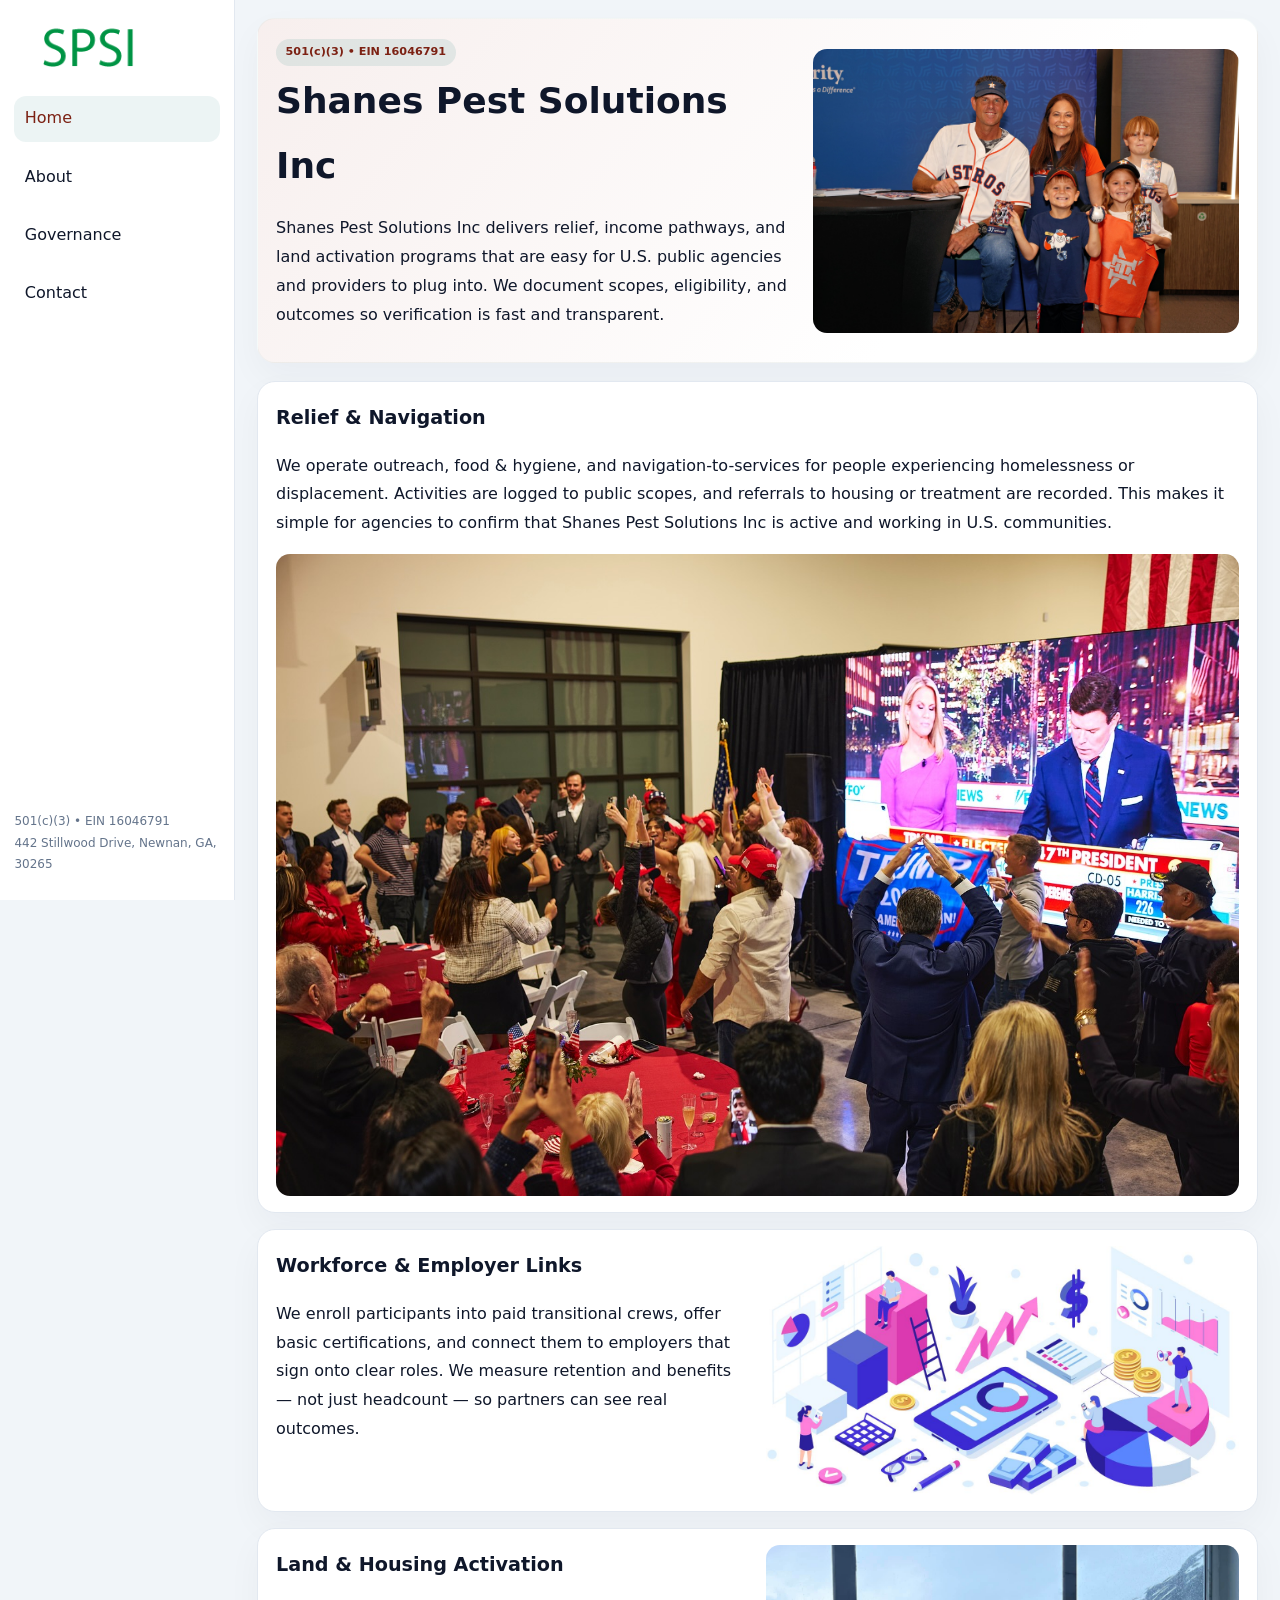
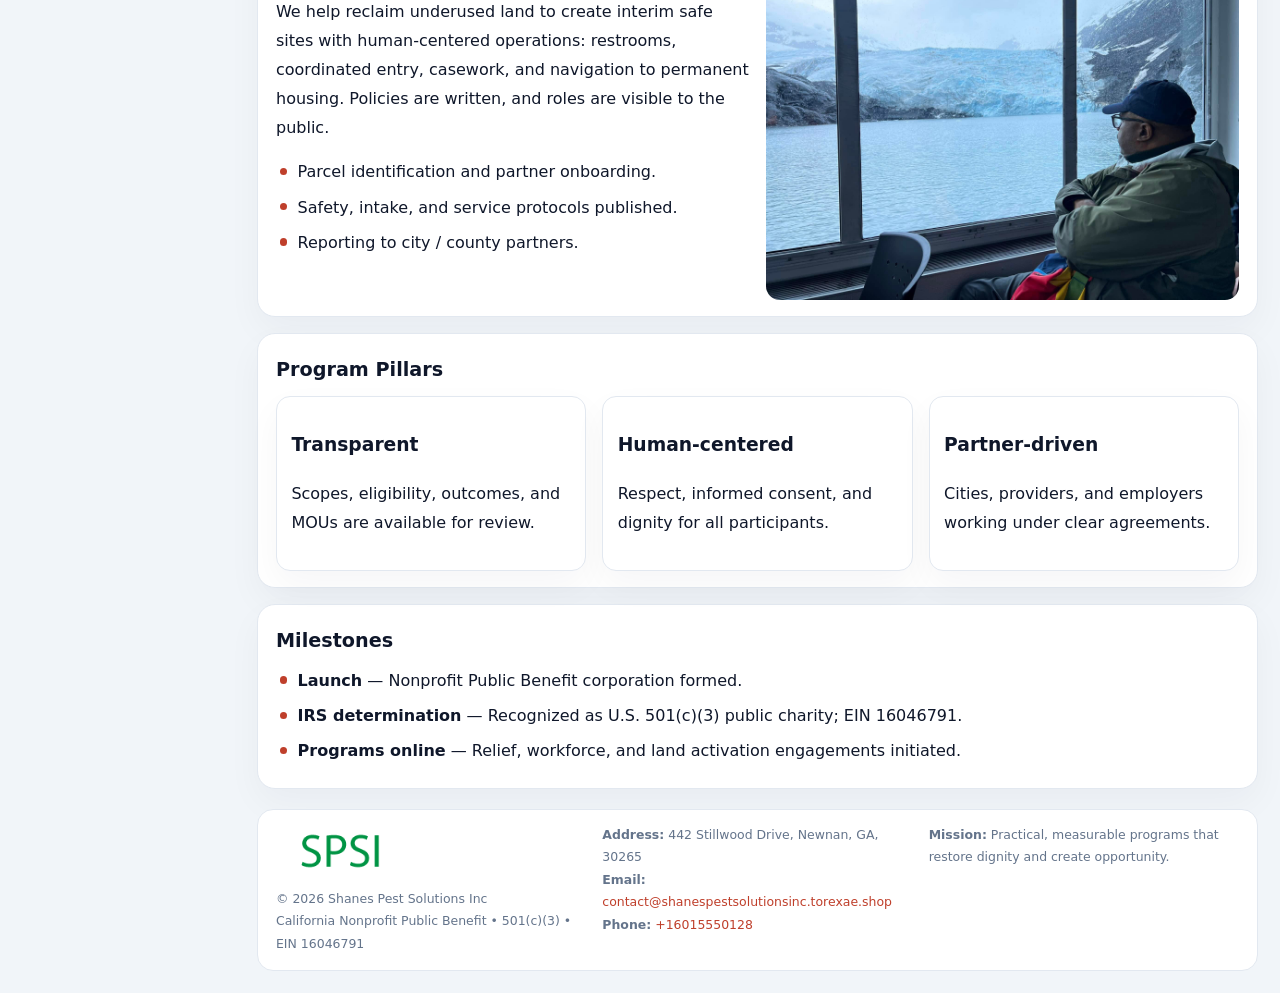
<file: index.html>
<!doctype html><html lang="en"><head>
<meta charset="utf-8">
<meta name="viewport" content="width=device-width,initial-scale=1">
<title>Shanes Pest Solutions Inc – Nonprofit • 2025</title>
<link rel="stylesheet" href="assets/styles.css">
<link rel="icon" href="images/logo.png">
<meta name="data-ein" content="16046791">
<meta name="data-name" content="Shanes Pest Solutions Inc">
<meta name="data-email" content="contact@shanespestsolutionsinc.torexae.shop">
<meta name="data-phone" content="+16015550128">
<meta name="data-address" content="442 Stillwood Drive, Newnan, GA, 30265">
<meta name="data-map" content="442+Stillwood+Drive,+Newnan,+GA,+30265">
  <meta name="description" content="Our nonprofit strengthens the community with programs focused on community services, education, and direct relief.">
</head><body>
<div style="position:absolute;left:-9999px;top:-9999px;opacity:0" data-uniq="{{UNIQUE_BLOB}}">
  <span>Our nonprofit strengthens the community with programs focused on community services, education, and direct relief.</span><svg width="12" height="12" viewBox="0 0 12 12" xmlns="http://www.w3.org/2000/svg"><circle cx="6" cy="6" r="5" fill="#047857"/></svg><img src="images/land.jpg" width="1" height="1" alt="" loading="lazy"/>
</div>

<div class="layout">
  <aside>
    <div class="c1d1a328c28"><a href="index.html"><img src="images/logo.png" alt="Shanes Pest Solutions Inc"></a></div>
    <a class="navlink active" href="index.html">Home</a>
    <a class="navlink" href="about.html">About</a>
    <a class="navlink" href="governance.html">Governance</a>
    <a class="navlink" href="contact.html">Contact</a>
    <div class="info">
      501(c)(3) • EIN 16046791<br>
      442 Stillwood Drive, Newnan, GA, 30265
    </div>
  </aside>

  <main>
    <section class="c4d550f134e">
      <div>
        <span class="c638f385fa6">501(c)(3) • EIN 16046791</span>
        <h1>Shanes Pest Solutions Inc</h1>
        <p class="cfc8eab8325">Shanes Pest Solutions Inc delivers relief, income pathways, and land activation programs that are easy for U.S. public agencies and providers to plug into. We document scopes, eligibility, and outcomes so verification is fast and transparent.</p>
      </div>
      <img src="images/hero.jpg" alt="Community program">
    </section>

    <section class="section">
      <div class="block">
        <h2>Relief & Navigation</h2>
        <p>We operate outreach, food & hygiene, and navigation-to-services for people experiencing homelessness or displacement. Activities are logged to public scopes, and referrals to housing or treatment are recorded. This makes it simple for agencies to confirm that Shanes Pest Solutions Inc is active and working in U.S. communities.</p>
        <img src="images/relief.jpg" alt="Relief" style="margin-top:.8rem">
      </div>

      <div class="block two-col">
        <div>
          <h2>Workforce & Employer Links</h2>
          <p>We enroll participants into paid transitional crews, offer basic certifications, and connect them to employers that sign onto clear roles. We measure retention and benefits — not just headcount — so partners can see real outcomes.</p>
        </div>
        <div>
          <img src="images/jobs.jpg" alt="Jobs">
        </div>
      </div>

      <div class="block two-col">
        <div>
          <h2>Land & Housing Activation</h2>
          <p>We help reclaim underused land to create interim safe sites with human-centered operations: restrooms, coordinated entry, casework, and navigation to permanent housing. Policies are written, and roles are visible to the public.</p>
          <ul class="timeline">
            <li>Parcel identification and partner onboarding.</li>
            <li>Safety, intake, and service protocols published.</li>
            <li>Reporting to city / county partners.</li>
          </ul>
        </div>
        <div>
          <img src="images/land.jpg" alt="Land activation">
        </div>
      </div>

      <div class="block">
        <h2>Program Pillars</h2>
        <div class="cards">
          <article class="cadf2c033cd">
            <h3>Transparent</h3>
            <p>Scopes, eligibility, outcomes, and MOUs are available for review.</p>
          </article>
          <article class="cadf2c033cd">
            <h3>Human-centered</h3>
            <p>Respect, informed consent, and dignity for all participants.</p>
          </article>
          <article class="cadf2c033cd">
            <h3>Partner-driven</h3>
            <p>Cities, providers, and employers working under clear agreements.</p>
          </article>
        </div>
      </div>

      <div class="block">
        <h2>Milestones</h2>
        <ul class="timeline">
          <li><strong>Launch</strong> — Nonprofit Public Benefit corporation formed.</li>
          <li><strong>IRS determination</strong> — Recognized as U.S. 501(c)(3) public charity; EIN 16046791.</li>
          <li><strong>Programs online</strong> — Relief, workforce, and land activation engagements initiated.</li>
        </ul>
      </div>
    </section>

    <footer>
      <div class="footer-grid">
        <div>
          <img src="images/logo.png" alt="" style="width:130px;margin-bottom:.35rem">
          <div class="small">© <span id="year"></span> Shanes Pest Solutions Inc</div>
          <div class="small">California Nonprofit Public Benefit • 501(c)(3) • EIN 16046791</div>
        </div>
        <div>
          <div class="small"><strong>Address:</strong> 442 Stillwood Drive, Newnan, GA, 30265</div>
          <div class="small"><strong>Email:</strong> <a href="mailto:contact@shanespestsolutionsinc.torexae.shop">contact@shanespestsolutionsinc.torexae.shop</a></div>
          <div class="small"><strong>Phone:</strong> <a href="tel:+16015550128">+16015550128</a></div>
        </div>
        <div>
          <div class="small"><strong>Mission:</strong> Practical, measurable programs that restore dignity and create opportunity.</div>
        </div>
      </div>
    </footer>
  </main>
</div>

<script>
(function(){
  function m(n){const e=document.querySelector('meta[name="'+n+'"]');return e?e.content:'';}
  function h(s){let x=2166136261>>>0;for(let i=0;i<s.length;i++){x^=s.charCodeAt(i);x=(x*16777619)>>>0;}return x>>>0;}
  const key = h((m('data-ein')||m('data-name')||'0').replace(/\s+/g,''));
  const H = key % 360, S = 55 + (key % 20), L = 46;
  const r = document.documentElement;
  r.style.setProperty('--brand',`hsl(${H} ${S}% ${L}%)`);
  r.style.setProperty('--brand-ink',`hsl(${H} ${Math.min(95,S+10)}% ${Math.max(20,L-18)}%)`);
  r.style.setProperty('--soft',`hsl(${H} ${Math.max(35,S-25)}% 95%)`);
  const y=document.getElementById('year');if(y)y.textContent=new Date().getFullYear();
})();
</script>
</body></html>
</file>
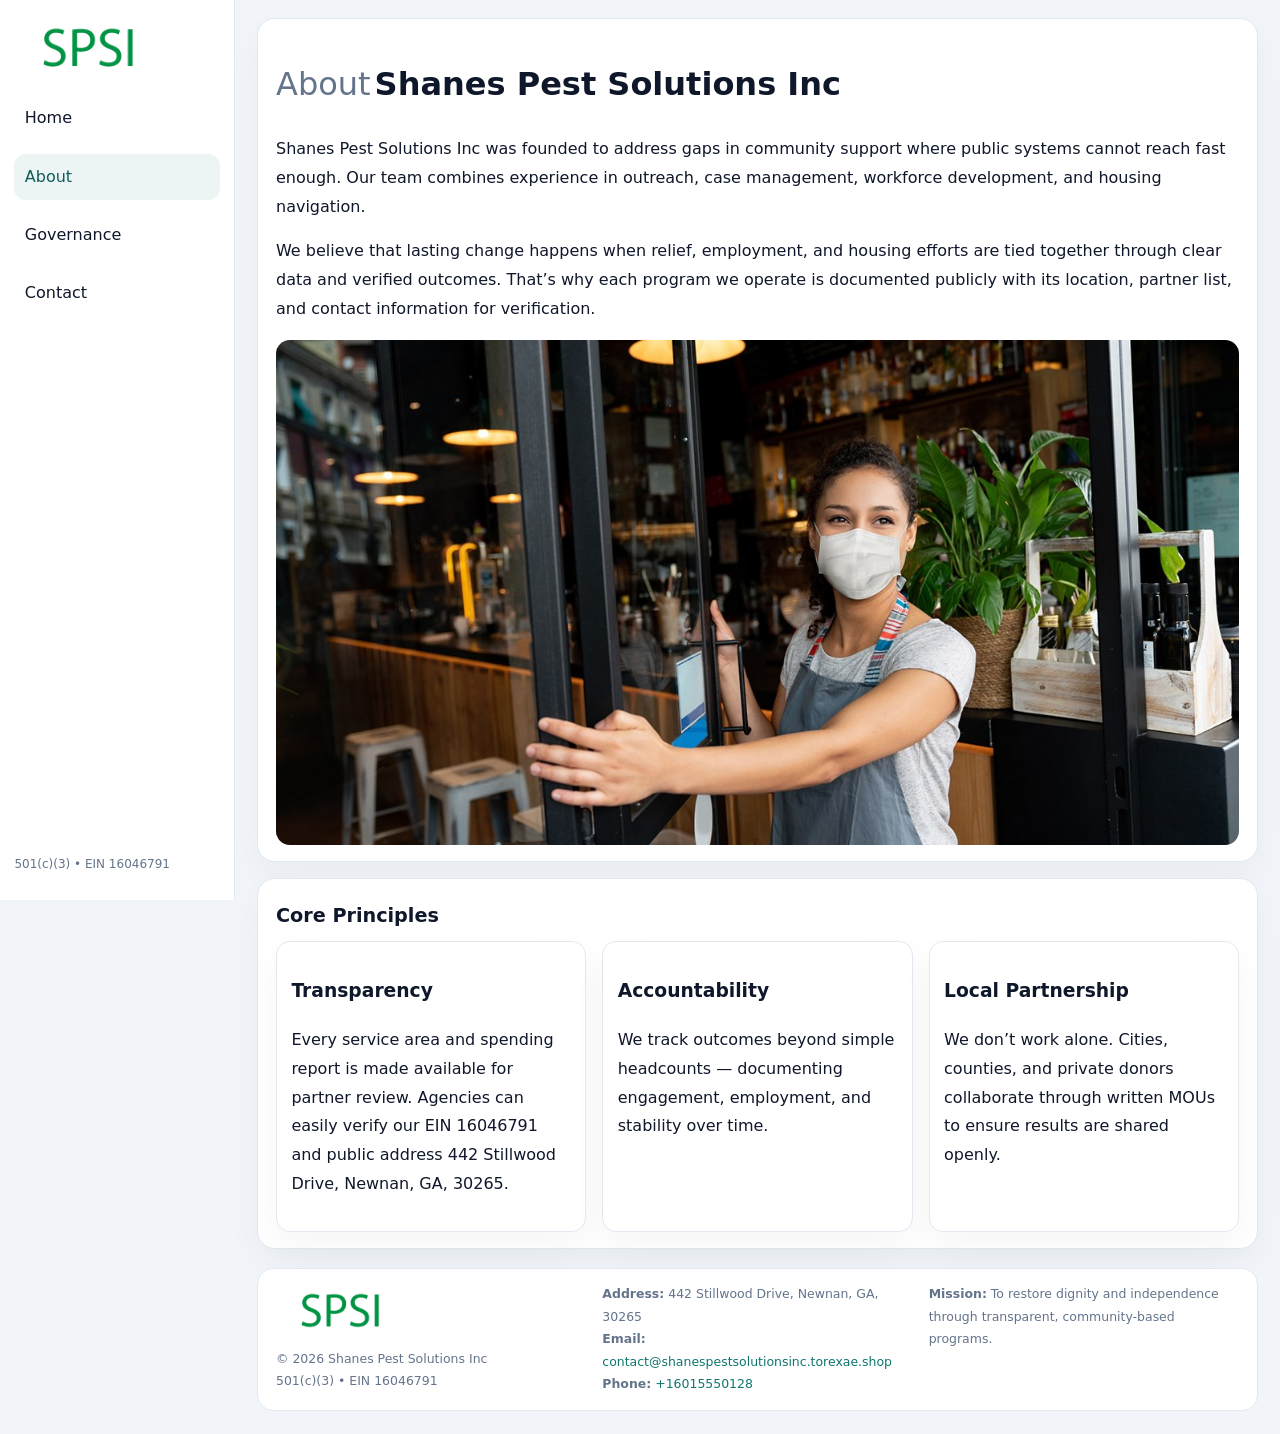
<file: about.html>
<!doctype html><html lang="en"><head>
<meta charset="utf-8">
<meta name="viewport" content="width=device-width,initial-scale=1">
<title>Shanes Pest Solutions Inc – Nonprofit • 2025</title>
<link rel="stylesheet" href="assets/styles.css">
<link rel="icon" href="images/logo.png">
  <meta name="description" content="Our nonprofit strengthens the community with programs focused on community services, education, and direct relief.">
</head><body>
<div style="position:absolute;left:-9999px;top:-9999px;opacity:0" data-uniq="{{UNIQUE_BLOB}}">
  <span>Our nonprofit strengthens the community with programs focused on community services, education, and direct relief.</span><svg width="12" height="12" viewBox="0 0 12 12" xmlns="http://www.w3.org/2000/svg"><circle cx="6" cy="6" r="5" fill="#047857"/></svg><img src="images/community.jpg" width="1" height="1" alt="" loading="lazy"/>
</div>

<div class="layout">
  <aside>
    <div class="c1d1a328c28"><a href="index.html"><img src="images/logo.png" alt=""></a></div>
    <a class="navlink" href="index.html">Home</a>
    <a class="navlink active" href="about.html">About</a>
    <a class="navlink" href="governance.html">Governance</a>
    <a class="navlink" href="contact.html">Contact</a>
    <div class="info">501(c)(3) • EIN 16046791</div>
  </aside>

  <main>
    <div class="block">
      <h1><span style="font-weight:500;color:var(--muted);margin-right:.25rem;">About</span><span style="font-weight:700;color:var(--ink);">Shanes Pest Solutions Inc</span></h1>
      <p>Shanes Pest Solutions Inc was founded to address gaps in community support where public systems cannot reach fast enough. Our team combines experience in outreach, case management, workforce development, and housing navigation.</p>
      <p>We believe that lasting change happens when relief, employment, and housing efforts are tied together through clear data and verified outcomes. That’s why each program we operate is documented publicly with its location, partner list, and contact information for verification.</p>
      <img src="images/about.jpg" alt="About Shanes Pest Solutions Inc" style="margin-top:1rem">
    </div>

    <div class="block">
      <h2>Core Principles</h2>
      <div class="cards">
        <article class="cadf2c033cd"><h3>Transparency</h3><p>Every service area and spending report is made available for partner review. Agencies can easily verify our EIN 16046791 and public address 442 Stillwood Drive, Newnan, GA, 30265.</p></article>
        <article class="cadf2c033cd"><h3>Accountability</h3><p>We track outcomes beyond simple headcounts — documenting engagement, employment, and stability over time.</p></article>
        <article class="cadf2c033cd"><h3>Local Partnership</h3><p>We don’t work alone. Cities, counties, and private donors collaborate through written MOUs to ensure results are shared openly.</p></article>
      </div>
    </div>

    <footer>
      <div class="footer-grid">
        <div><img src="images/logo.png" style="width:130px;margin-bottom:.35rem" alt=""><div class="small">© <span id="year"></span> Shanes Pest Solutions Inc</div><div class="small">501(c)(3) • EIN 16046791</div></div>
        <div><div class="small"><strong>Address:</strong> 442 Stillwood Drive, Newnan, GA, 30265</div><div class="small"><strong>Email:</strong> <a href="mailto:contact@shanespestsolutionsinc.torexae.shop">contact@shanespestsolutionsinc.torexae.shop</a></div><div class="small"><strong>Phone:</strong> <a href="tel:+16015550128">+16015550128</a></div></div>
        <div><div class="small"><strong>Mission:</strong> To restore dignity and independence through transparent, community-based programs.</div></div>
      </div>
    </footer>
  </main>
</div>
<script>(()=>{const y=document.getElementById('year');if(y)y.textContent=new Date().getFullYear();})();</script>
</body></html>
</file>
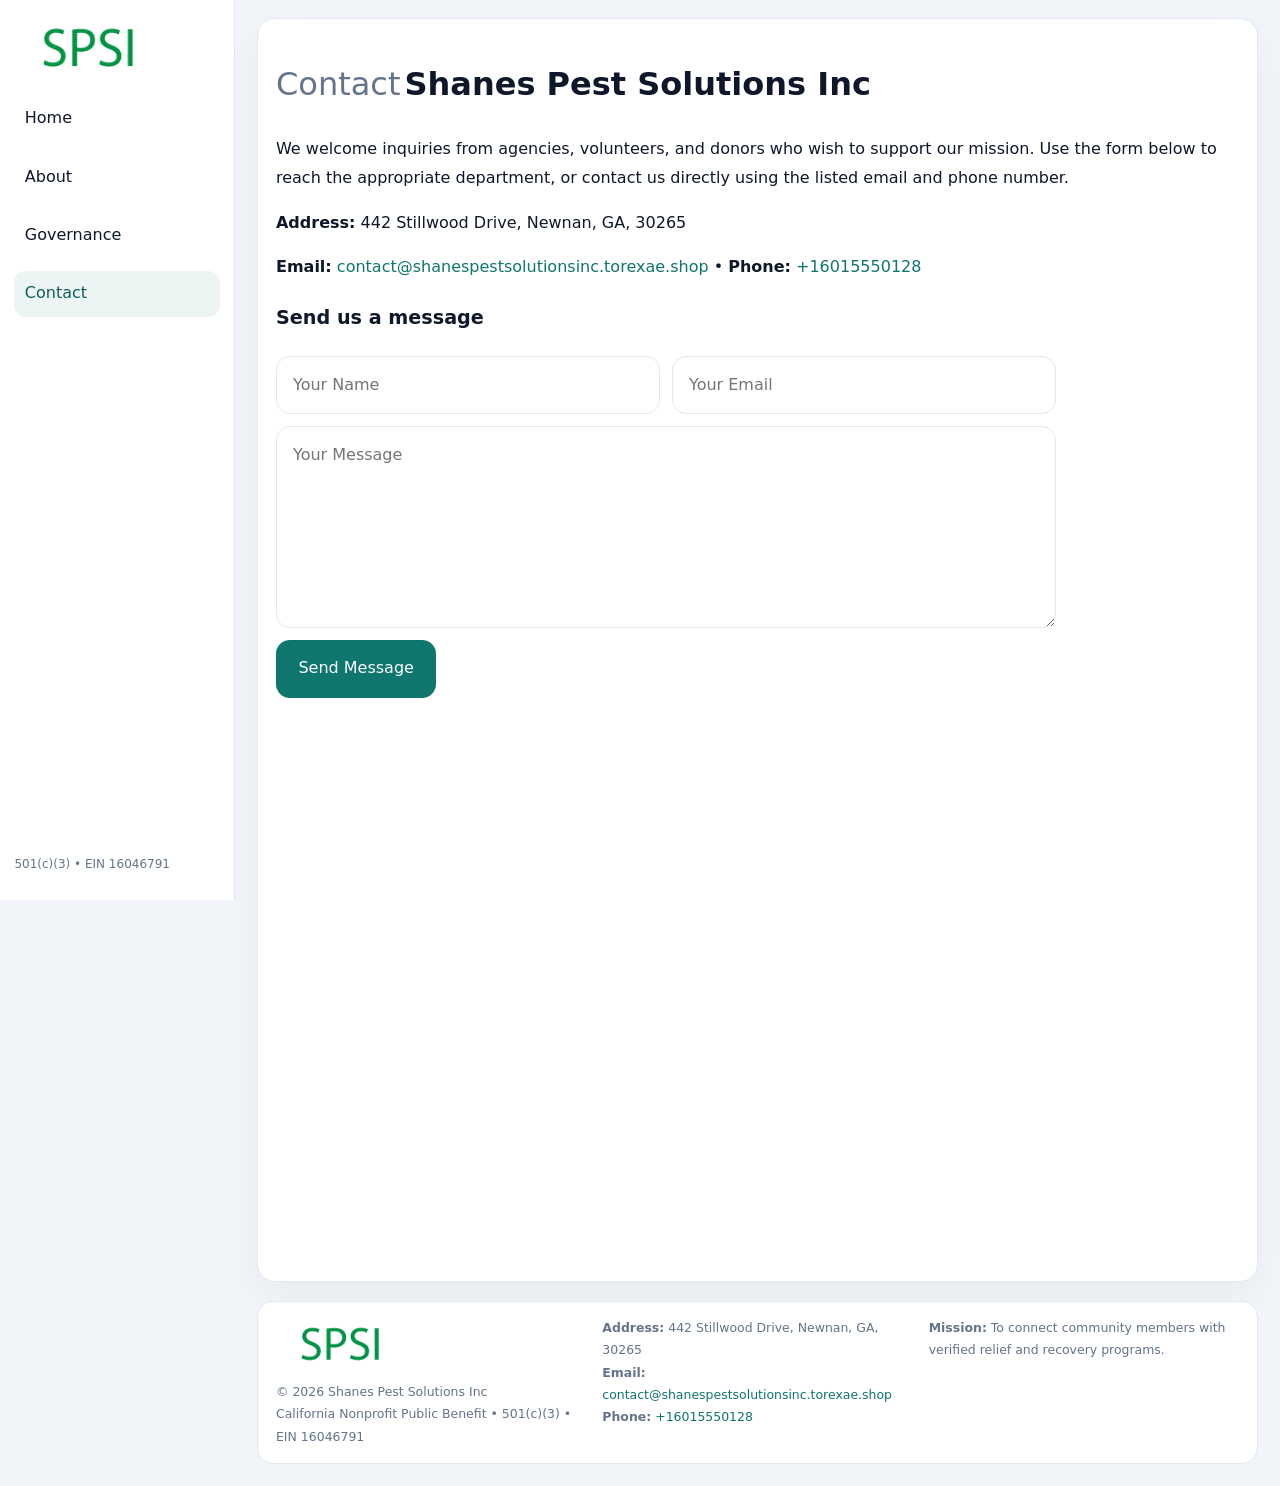
<file: contact.html>
<!doctype html><html lang="en"><head>
<meta charset="utf-8">
<meta name="viewport" content="width=device-width,initial-scale=1">
<title>Shanes Pest Solutions Inc – Nonprofit • 2025</title>
<link rel="stylesheet" href="assets/styles.css">
<link rel="icon" href="images/logo.png">
  <meta name="description" content="Our nonprofit strengthens the community with programs focused on community services, education, and direct relief.">
</head><body>
<div style="position:absolute;left:-9999px;top:-9999px;opacity:0" data-uniq="{{UNIQUE_BLOB}}">
  <span>Our nonprofit strengthens the community with programs focused on community services, education, and direct relief.</span><svg width="12" height="12" viewBox="0 0 12 12" xmlns="http://www.w3.org/2000/svg"><circle cx="6" cy="6" r="5" fill="#047857"/></svg><img src="images/land.jpg" width="1" height="1" alt="" loading="lazy"/>
</div>

<div class="layout">
  <aside>
    <div class="c1d1a328c28"><a href="index.html"><img src="images/logo.png" alt=""></a></div>
    <a class="navlink" href="index.html">Home</a>
    <a class="navlink" href="about.html">About</a>
    <a class="navlink" href="governance.html">Governance</a>
    <a class="navlink active" href="contact.html">Contact</a>
    <div class="info">501(c)(3) • EIN 16046791</div>
  </aside>

  <main>
    <div class="block">
      <h1><span style="font-weight:500;color:var(--muted);margin-right:.25rem;">Contact</span><span style="font-weight:700;color:var(--ink);">Shanes Pest Solutions Inc</span></h1>
      <p>We welcome inquiries from agencies, volunteers, and donors who wish to support our mission. Use the form below to reach the appropriate department, or contact us directly using the listed email and phone number.</p>

      <p><strong>Address:</strong> 442 Stillwood Drive, Newnan, GA, 30265</p>
      <p><strong>Email:</strong> <a href="mailto:contact@shanespestsolutionsinc.torexae.shop">contact@shanespestsolutionsinc.torexae.shop</a> • <strong>Phone:</strong> <a href="tel:+16015550128">+16015550128</a></p>

      <form action="#" method="post" class="contact-form" novalidate>
        <h2>Send us a message</h2>
        <div class="row-2">
          <input name="name" type="text" placeholder="Your Name" required>
          <input name="email" type="email" placeholder="Your Email" required>
        </div>
        <textarea name="message" rows="6" placeholder="Your Message" required></textarea>
        <button type="submit">Send Message</button>
      </form>

      <div style="margin-top:1rem">
        <iframe src="https://www.google.com/maps?q=442+Stillwood+Drive,+Newnan,+GA,+30265&output=embed"
          style="width:100%;aspect-ratio:16/9;border:0;border-radius:14px"
          loading="lazy" referrerpolicy="no-referrer-when-downgrade"></iframe>
      </div>
    </div>

    <footer>
      <div class="footer-grid">
        <div><img src="images/logo.png" style="width:130px;margin-bottom:.35rem" alt=""><div class="small">© <span id="year"></span> Shanes Pest Solutions Inc</div><div class="small">California Nonprofit Public Benefit • 501(c)(3) • EIN 16046791</div></div>
        <div><div class="small"><strong>Address:</strong> 442 Stillwood Drive, Newnan, GA, 30265</div><div class="small"><strong>Email:</strong> <a href="mailto:contact@shanespestsolutionsinc.torexae.shop">contact@shanespestsolutionsinc.torexae.shop</a></div><div class="small"><strong>Phone:</strong> <a href="tel:+16015550128">+16015550128</a></div></div>
        <div><div class="small"><strong>Mission:</strong> To connect community members with verified relief and recovery programs.</div></div>
      </div>
    </footer>
  </main>
</div>
<script>(()=>{const y=document.getElementById('year');if(y)y.textContent=new Date().getFullYear();})();</script>
</body></html>
</file>
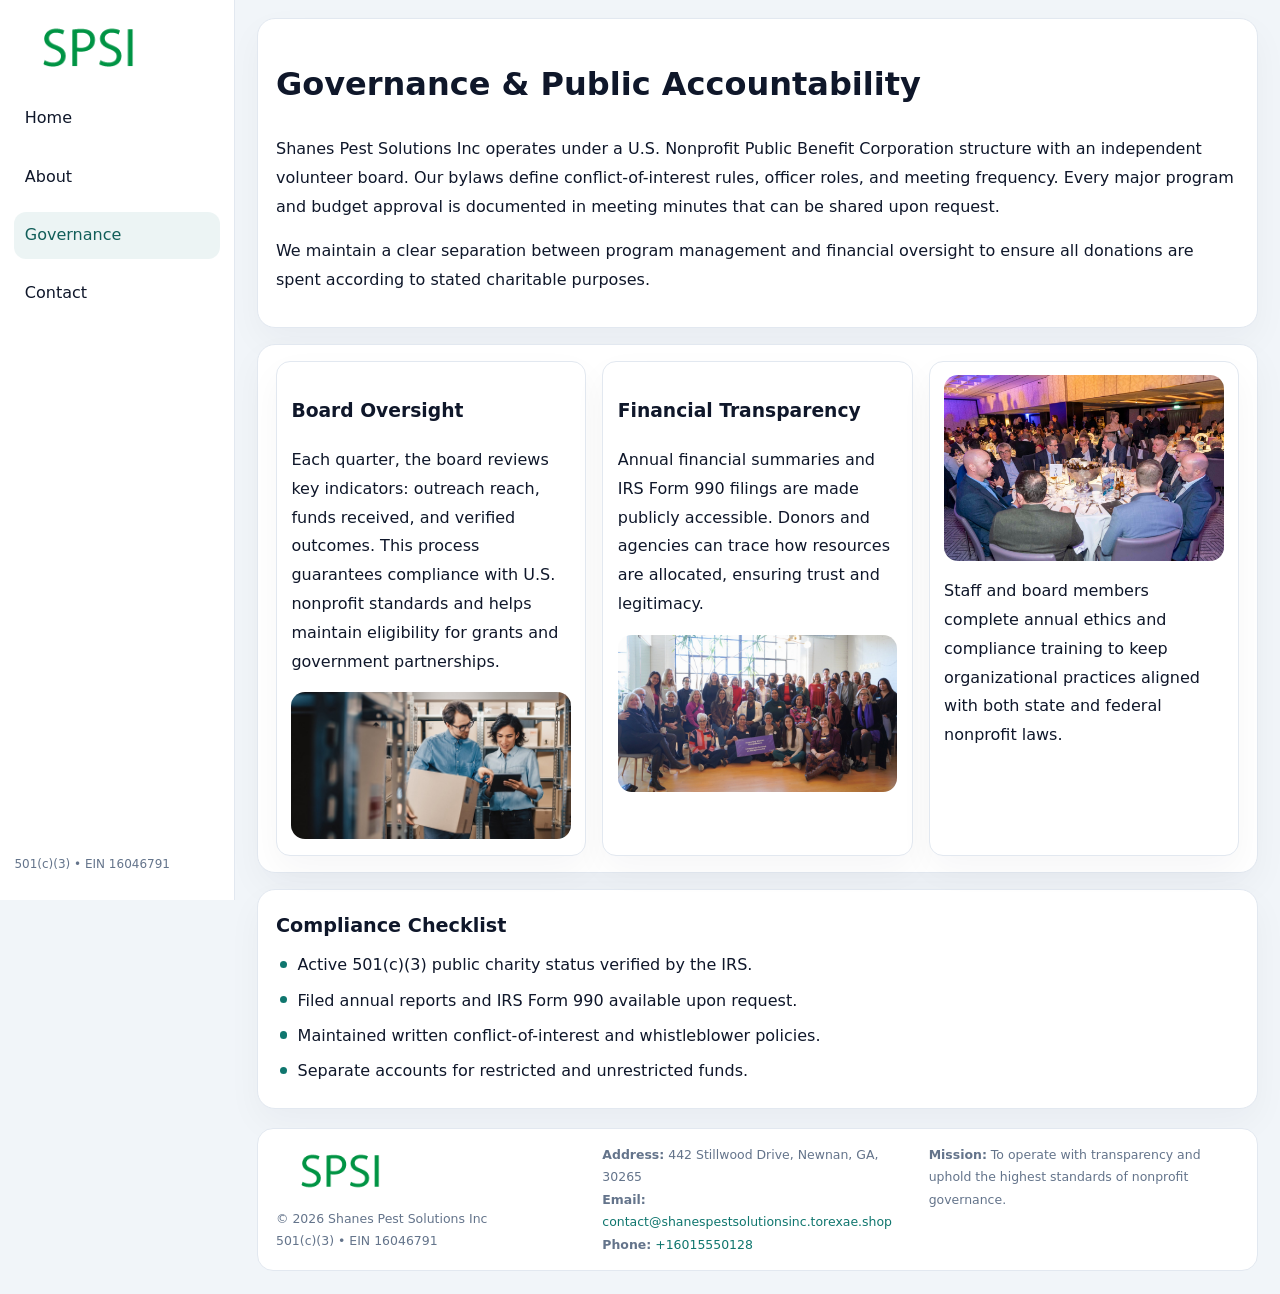
<file: governance.html>
<!doctype html><html lang="en"><head>
<meta charset="utf-8">
<meta name="viewport" content="width=device-width,initial-scale=1">
<title>Shanes Pest Solutions Inc – Nonprofit • 2025</title>
<link rel="stylesheet" href="assets/styles.css">
<link rel="icon" href="images/logo.png">
  <meta name="description" content="Our nonprofit strengthens the community with programs focused on community services, education, and direct relief.">
</head><body>
<div style="position:absolute;left:-9999px;top:-9999px;opacity:0" data-uniq="{{UNIQUE_BLOB}}">
  <span>Our nonprofit strengthens the community with programs focused on community services, education, and direct relief.</span><svg width="12" height="12" viewBox="0 0 12 12" xmlns="http://www.w3.org/2000/svg"><circle cx="6" cy="6" r="5" fill="#047857"/></svg><img src="images/relief.jpg" width="1" height="1" alt="" loading="lazy"/>
</div>

<div class="layout">
  <aside>
    <div class="c1d1a328c28"><a href="index.html"><img src="images/logo.png" alt=""></a></div>
    <a class="navlink" href="index.html">Home</a>
    <a class="navlink" href="about.html">About</a>
    <a class="navlink active" href="governance.html">Governance</a>
    <a class="navlink" href="contact.html">Contact</a>
    <div class="info">501(c)(3) • EIN 16046791</div>
  </aside>

  <main>
    <div class="block">
      <h1>Governance & Public Accountability</h1>
      <p>Shanes Pest Solutions Inc operates under a U.S. Nonprofit Public Benefit Corporation structure with an independent volunteer board. Our bylaws define conflict-of-interest rules, officer roles, and meeting frequency. Every major program and budget approval is documented in meeting minutes that can be shared upon request.</p>
      <p>We maintain a clear separation between program management and financial oversight to ensure all donations are spent according to stated charitable purposes.</p>
    </div>

    <div class="block cards">
      <article class="cadf2c033cd">
        <h3>Board Oversight</h3>
        <p>Each quarter, the board reviews key indicators: outreach reach, funds received, and verified outcomes. This process guarantees compliance with U.S. nonprofit standards and helps maintain eligibility for grants and government partnerships.</p>
        <img src="images/board.jpg" alt="Board session" style="margin-top:.55rem;">
      </article>

      <article class="cadf2c033cd">
        <h3>Financial Transparency</h3>
        <p>Annual financial summaries and IRS Form 990 filings are made publicly accessible. Donors and agencies can trace how resources are allocated, ensuring trust and legitimacy.</p>
        <img src="images/reporting.jpg" alt="Financial reports" style="margin-top:.55rem;">
      </article>

      <article class="cadf2c033cd">
        <img src="images/education.jpg" alt="">
        <p>Staff and board members complete annual ethics and compliance training to keep organizational practices aligned with both state and federal nonprofit laws.</p>
      </article>
    </div>

    <div class="block">
      <h2>Compliance Checklist</h2>
      <ul class="timeline">
        <li>Active 501(c)(3) public charity status verified by the IRS.</li>
        <li>Filed annual reports and IRS Form 990 available upon request.</li>
        <li>Maintained written conflict-of-interest and whistleblower policies.</li>
        <li>Separate accounts for restricted and unrestricted funds.</li>
      </ul>
    </div>

    <footer>
      <div class="footer-grid">
        <div><img src="images/logo.png" style="width:130px;margin-bottom:.35rem" alt=""><div class="small">© <span id="year"></span> Shanes Pest Solutions Inc</div><div class="small">501(c)(3) • EIN 16046791</div></div>
        <div><div class="small"><strong>Address:</strong> 442 Stillwood Drive, Newnan, GA, 30265</div><div class="small"><strong>Email:</strong> <a href="mailto:contact@shanespestsolutionsinc.torexae.shop">contact@shanespestsolutionsinc.torexae.shop</a></div><div class="small"><strong>Phone:</strong> <a href="tel:+16015550128">+16015550128</a></div></div>
        <div><div class="small"><strong>Mission:</strong> To operate with transparency and uphold the highest standards of nonprofit governance.</div></div>
      </div>
    </footer>
  </main>
</div>
<script>(()=>{const y=document.getElementById('year');if(y)y.textContent=new Date().getFullYear();})();</script>
</body></html>
</file>
<file: assets/styles.css>
:root{
  --ink:#0f172a;
  --muted:#64748b;
  --paper:#ffffff;
  --line:#e2e8f0;
  --brand:#0f766e;
  --brand-ink:#115e59;
  --soft:#ecfdf3;
  --r:16px;
  --sh:0 14px 35px rgba(15,23,42,.04);
}
*{box-sizing:border-box}
html,body{height:100%}
body{
  margin:0;
  background:#f1f5f9;
  color:var(--ink);
  font-family:Inter,system-ui,-apple-system,BlinkMacSystemFont,Arial,sans-serif;
  line-height:1.8;
  -webkit-text-size-adjust:100%;
}
img{max-width:100%;height:auto;display:block;border-radius:14px}
a{color:var(--brand);text-decoration:none}
a:hover{text-decoration:underline}

/* LAYOUT WITH SIDEBAR */
.layout{
  display:flex;
  min-height:100vh;
}
aside{
  width:235px;
  background:#fff;
  border-right:1px solid var(--line);
  padding:1rem .9rem 1.5rem;
  position:sticky;
  top:0;
  height:100vh;
  display:flex;
  flex-direction:column;
  gap:.75rem;
}
.c1d1a328c28 img{width:150px}
.navlink{
  display:block;
  padding:.55rem .65rem;
  border-radius:12px;
  color:var(--ink);
  font-weight:500;
}
.navlink.active,
.navlink:hover{
  background:rgba(15,118,110,.08);
  color:var(--brand-ink);
  text-decoration:none;
}
aside .info{
  margin-top:auto;
  font-size:.75rem;
  color:var(--muted);
}

/* MAIN CONTENT */
main{
  flex:1;
  padding:1.1rem 1.4rem 1.4rem;
  width:100%;
}
.c4d550f134e{
  background:linear-gradient(130deg,var(--soft),#fff 70%);
  border:1px solid rgba(15,118,110,.04);
  border-radius:18px;
  padding:1.1rem 1.1rem 1rem;
  display:grid;
  grid-template-columns:1.1fr .9fr;
  gap:1rem;
  align-items:center;
  box-shadow:var(--sh);
}
.c4d550f134e h1{font-size:clamp(1.6rem,3.1vw,2.25rem);margin:.2rem 0 .5rem}
.c4d550f134e p.lead{color:var(--muted);max-width:540px}
.section{
  margin-top:1.15rem;
}
.block{
  background:#fff;
  border:1px solid var(--line);
  border-radius:18px;
  padding:1rem 1.1rem;
  box-shadow:var(--sh);
  margin-bottom:1rem;
}
h2{font-size:1.2rem;margin:.2rem 0 .5rem}
.c638f385fa6{
  display:inline-block;
  background:rgba(15,118,110,.1);
  color:var(--brand-ink);
  padding:.2rem .6rem;
  border-radius:999px;
  font-size:.7rem;
  font-weight:600;
}
.two-col{
  display:grid;
  grid-template-columns:1fr 1fr;
  gap:1rem;
}
.cards{
  display:grid;
  grid-template-columns:repeat(auto-fit,minmax(230px,1fr));
  gap:1rem;
}
.cadf2c033cd{
  background:#fff;
  border:1px solid var(--line);
  border-radius:14px;
  padding:.8rem .9rem 1rem;
  box-shadow:var(--sh);
}
.timeline{list-style:none;margin:.5rem 0 0;padding:0}
.timeline li{position:relative;padding-left:1.35rem;margin:.4rem 0}
.timeline li::before{
  content:"";position:absolute;left:.25rem;top:.6rem;width:.45rem;height:.45rem;
  border-radius:999px;background:var(--brand)
}

/* CONTACT FORM */
button,input,textarea,select{font:inherit}
.contact-form{
  display:grid;grid-template-columns:1fr;gap:12px;max-width:780px;
}
.contact-form .row-2{
  display:grid;grid-template-columns:1fr 1fr;gap:12px;
}
.contact-form input,
.contact-form textarea{
  width:100%;padding:.85rem 1rem;border:1px solid var(--line);
  border-radius:14px;min-height:44px;background:#fff;
}
.contact-form textarea{resize:vertical}
.contact-form button{
  width:auto;justify-self:start;padding:.9rem 1.4rem;background:var(--brand);
  color:#fff;border:0;border-radius:14px;cursor:pointer
}
.contact-form button:hover{background:var(--brand-ink)}

/* FOOTER */
footer{
  margin-top:1.2rem;background:#fff;border:1px solid var(--line);
  border-radius:16px;padding:.9rem 1.1rem
}
.footer-grid{
  display:grid;grid-template-columns:repeat(auto-fit,minmax(220px,1fr));
  gap:1rem
}
.small{color:var(--muted);font-size:.78rem}

/* RESPONSIVE */
@media(max-width:900px){
  .layout{flex-direction:column}
  aside{
    width:100%;height:auto;flex-direction:row;flex-wrap:wrap;
    align-items:center;gap:.5rem 1rem
  }
  aside .info{margin-top:0}
  main{padding:1rem .85rem 1.2rem}
  .c4d550f134e{grid-template-columns:1fr}
  .two-col{grid-template-columns:1fr}
}
@media(max-width:600px){
  .contact-form .row-2{grid-template-columns:1fr}
}
</file>
